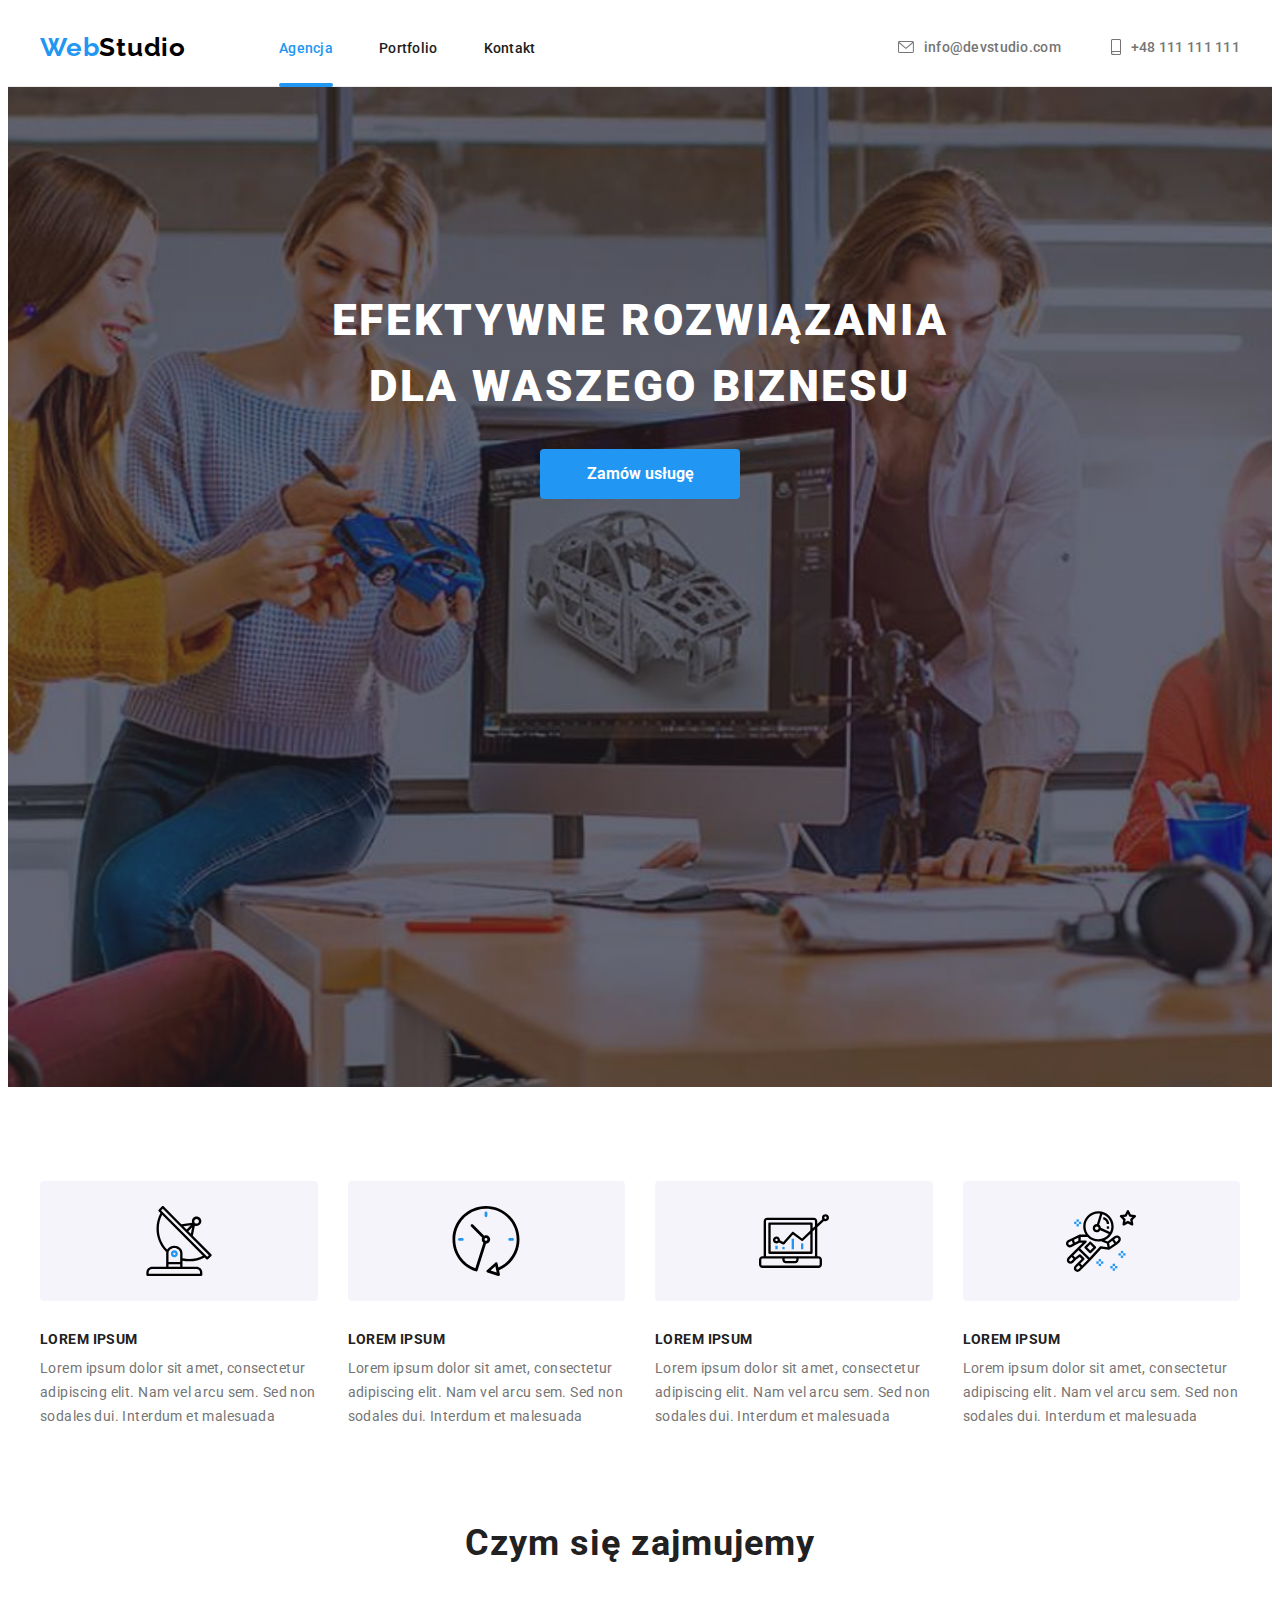
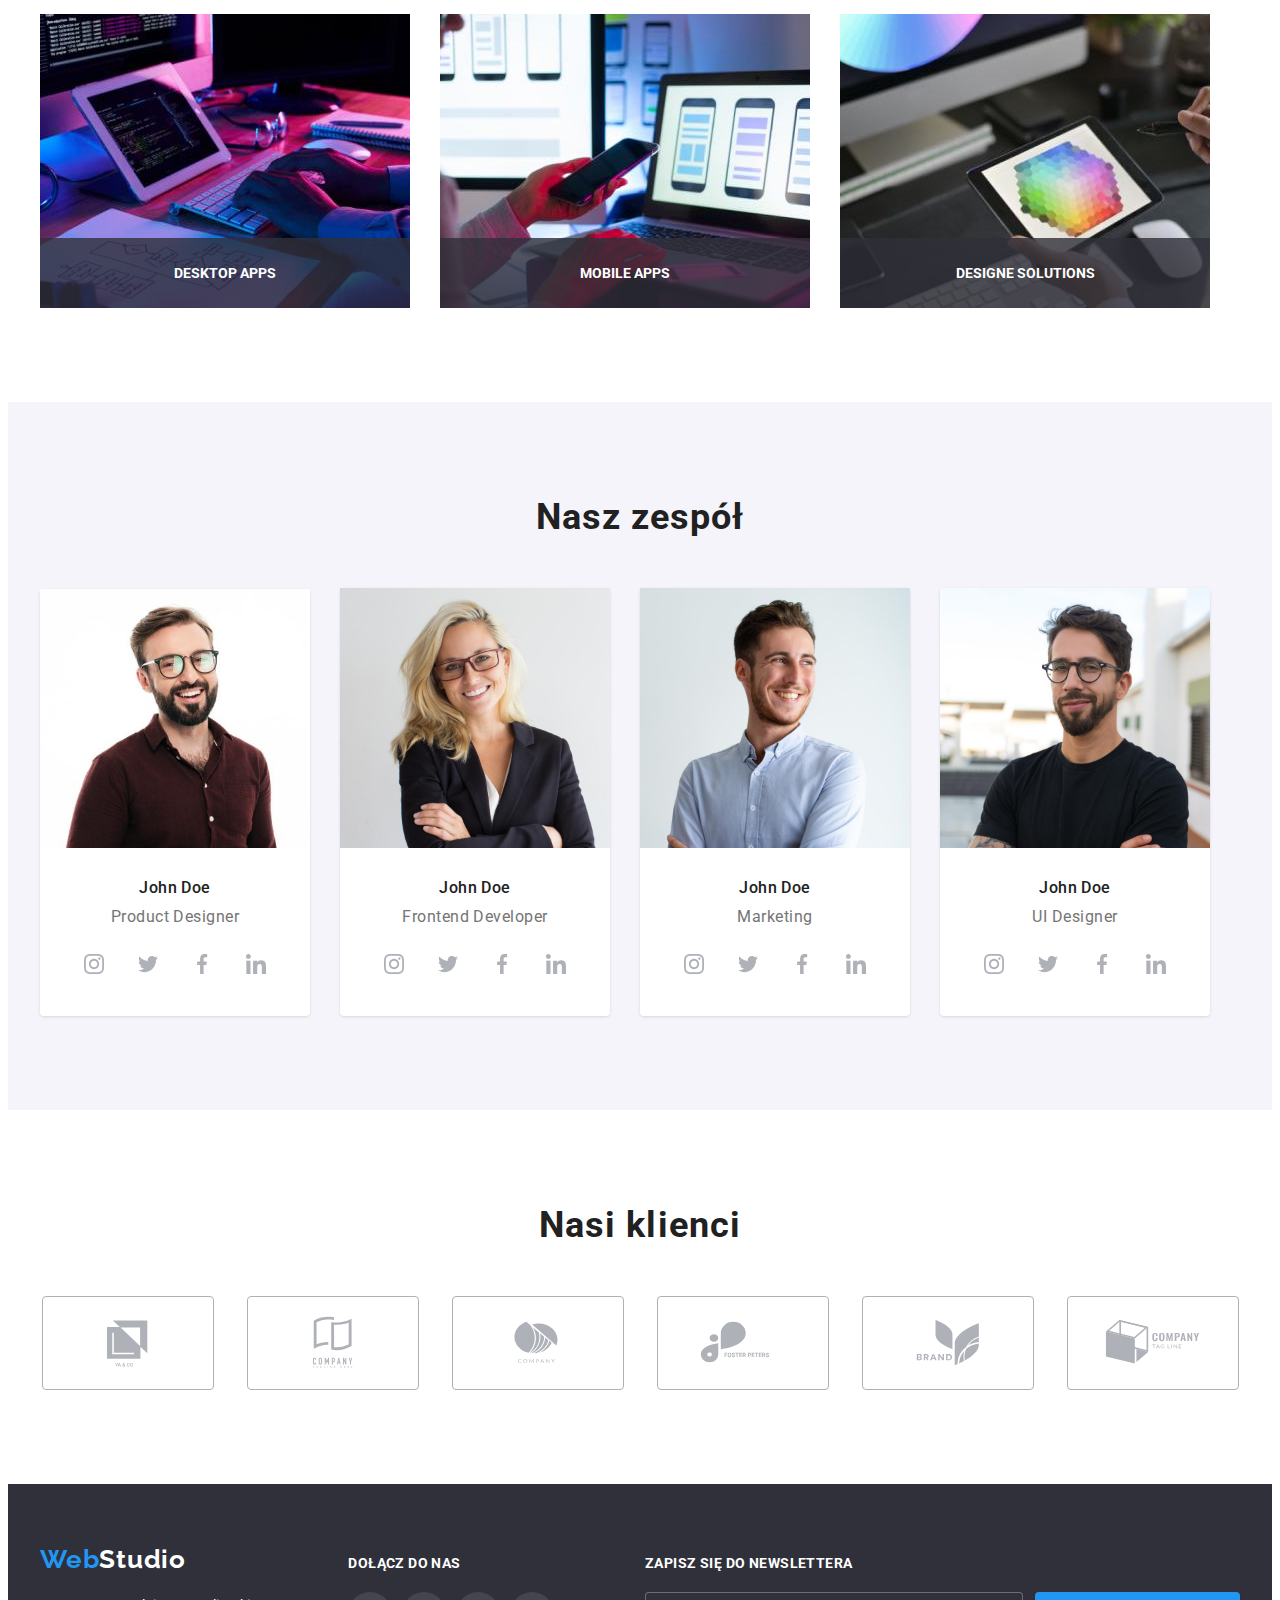
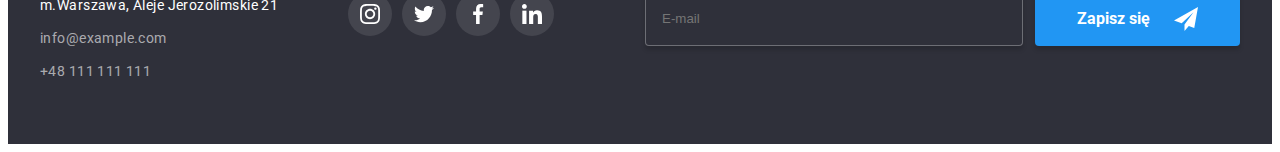
<file: index.html>
<!DOCTYPE html>
<html lang="en">
  <head>
    <meta charset="UTF-8" />
    <meta http-equiv="X-UA-Compatible" content="IE=edge" />
    <meta name="viewport" content="width=device-width, initial-scale=1.0" />
    <title>WebStudio</title>
    <link
      rel="stylesheet"
      href="https://cdnjs.cloudflare.com/ajax/libs/modern-normalize/1.1.0/modern-normalize.min.css"
      integrity="sha512-wpPYUAdjBVSE4KJnH1VR1HeZfpl1ub8YT/NKx4PuQ5NmX2tKuGu6U/JRp5y+Y8XG2tV+wKQpNHVUX03MfMFn9Q=="
      crossorigin="anonymous"
      referrerpolicy="no-referrer"
    />
    <link href="css/style.css" rel="stylesheet" />

    <link rel="preconnect" href="https://fonts.googleapis.com" />
    <link rel="preconnect" href="https://fonts.gstatic.com" crossorigin />
    <link
      href="https://fonts.googleapis.com/css2?family=Raleway:wght@700&family=Roboto:wght@400;500;700;900&display=swap"
      rel="stylesheet"
    />
  </head>
  <body>
    <header>
      <div class="conteiner header-wrap">
        <a href="index.html" class="logo-black">
          <span class="logo-blue">Web</span>Studio</a
        >
        <nav>
          <ul class="navi">
            <li class="underline-navi">
              <a href="index.html" class="header current">Agencja</a>
            </li>
            <li class="underline-navi">
              <a href="portfolio.html" class="header">Portfolio</a>
            </li>
            <li class="underline-navi">
              <a href="index.html" class="header">Kontakt</a>
            </li>
          </ul>
        </nav>
        <div class="contact-first-flex">
          <a
            href="mailto:info@devstudio.com"
            class="header-right contact-first"
          >
            <svg class="contact-icon mail">
              <use href="./images/icons/icons.svg#icon-mail"></use>
            </svg>
            info@devstudio.com</a
          >
          <a href="tel:+48111111111" class="header-right contact-first">
            <svg class="contact-icon phone">
              <use href="./images/icons/icons.svg#icon-smartphone"></use>
            </svg>
            +48 111 111 111
          </a>
        </div>
      </div>
    </header>
    <main>
      <section class="section-first">
        <div class="conteiner">
          <h1 class="section-title">
            EFEKTYWNE ROZWIĄZANIA DLA WASZEGO BIZNESU
          </h1>
          <button type="button" class="button-order" data-modal-open>
            Zamów usługę
          </button>
        </div>
      </section>
      <section class="section">
        <div class="conteiner">
          <h2 class="visually-hidden">Future</h2>
          <ul class="section-first-conteiner">
            <li>
              <div class="area-rectangle">
                <svg class="section-first-icon">
                  <use href="./images/icons/icons.svg#icon-antenna-1"></use>
                </svg>
              </div>
              <h3 class="list-title">LOREM IPSUM</h3>
              <p class="list-text">
                Lorem ipsum dolor sit amet, consectetur adipiscing elit. Nam vel
                arcu sem. Sed non sodales dui. Interdum et malesuada
              </p>
            </li>
            <li>
              <div class="area-rectangle">
                <svg class="section-first-icon">
                  <use href="./images/icons/icons.svg#icon-clock-2"></use>
                </svg>
              </div>
              <h3 class="list-title">LOREM IPSUM</h3>
              <p class="list-text">
                Lorem ipsum dolor sit amet, consectetur adipiscing elit. Nam vel
                arcu sem. Sed non sodales dui. Interdum et malesuada
              </p>
            </li>
            <li>
              <div class="area-rectangle">
                <svg class="section-first-icon">
                  <use href="./images/icons/icons.svg#icon-diagram-3"></use>
                </svg>
              </div>
              <h3 class="list-title">LOREM IPSUM</h3>
              <p class="list-text">
                Lorem ipsum dolor sit amet, consectetur adipiscing elit. Nam vel
                arcu sem. Sed non sodales dui. Interdum et malesuada
              </p>
            </li>
            <li>
              <div class="area-rectangle">
                <svg class="section-first-icon">
                  <use href="./images/icons/icons.svg#icon-astronaut-4"></use>
                </svg>
              </div>
              <h3 class="list-title">LOREM IPSUM</h3>
              <p class="list-text">
                Lorem ipsum dolor sit amet, consectetur adipiscing elit. Nam vel
                arcu sem. Sed non sodales dui. Interdum et malesuada
              </p>
            </li>
          </ul>
        </div>
      </section>
      <section class="section-second">
        <div class="conteiner">
          <h2 class="title">Czym się zajmujemy</h2>
          <ul class="img-conteiner">
            <li>
              <div class="img-fill">
                <img
                  src="images/img_1.jpg"
                  alt="typing on the keyboard with the bottom of the monitor and tablet visible "
                  width="370"
                  height="294"
                />
                <p class="img-shadow">DESKTOP APPS</p>
              </div>
            </li>
            <li>
              <div class="img-fill">
                <img
                  src="images/img_2.jpg"
                  alt="check layouts of texts in the computer for the phone "
                  width="370"
                  height="294"
                />
                <p class="img-shadow">MOBILE APPS</p>
              </div>
            </li>
            <li>
              <div class="img-fill">
                <img
                  src="images/img_3.jpg"
                  alt="selecting colors from the color palette on the tablet "
                  width="370"
                  height="294"
                />
                <p class="img-shadow">DESIGNE SOLUTIONS</p>
              </div>
            </li>
          </ul>
        </div>
      </section>
      <section class="section section-third">
        <div class="conteiner">
          <h2 class="section-third title-third">Nasz zespół</h2>
          <ul class="position-cointener">
            <li class="section-shadow">
              <img
                src="images/img_john1.jpg"
                alt="photo John Doe, who is Product Designer"
                width="270"
                height="260"
              />
              <div class="wrap-names">
                <h3 class="teams-names">John Doe</h3>
                <p class="teams-position">Product Designer</p>
                <ul class="wrap-icon-style">
                  <li>
                    <a href="https://www.instagram.com/" class="circle">
                      <svg class="icon-style-social">
                        <use
                          href="./images/icons/icons.svg#icon-instagram-2"
                        ></use>
                      </svg>
                    </a>
                  </li>
                  <li>
                    <a href="https://twitter.com/" class="circle">
                      <svg class="icon-style-social">
                        <use
                          href="./images/icons/icons.svg#icon-twitter-2"
                        ></use>
                      </svg>
                    </a>
                  </li>
                  <li>
                    <a href="https://www.facebook.com/" class="circle">
                      <svg class="icon-style-social">
                        <use
                          href="./images/icons/icons.svg#icon-facebook-3"
                        ></use>
                      </svg>
                    </a>
                  </li>
                  <li>
                    <a href="https://www.linkedin.com/home" class="circle">
                      <svg class="icon-style-social">
                        <use
                          href="./images/icons/icons.svg#icon-linkedin-4"
                        ></use>
                      </svg>
                    </a>
                  </li>
                </ul>
              </div>
            </li>
            <li class="section-shadow">
              <img
                src="images/img_john2.jpg"
                alt="photo John Doe, who is Frontend Developer"
                width="270"
                height="260"
              />
              <div class="wrap-names">
                <h3 class="teams-names">John Doe</h3>
                <p class="teams-position">Frontend Developer</p>
                <ul class="wrap-icon-style">
                  <li>
                    <a href="https://www.instagram.com/" class="circle">
                      <svg class="icon-style-social">
                        <use
                          href="./images/icons/icons.svg#icon-instagram-2"
                        ></use>
                      </svg>
                    </a>
                  </li>
                  <li>
                    <a href="https://twitter.com/" class="circle">
                      <svg class="icon-style-social">
                        <use
                          href="./images/icons/icons.svg#icon-twitter-2"
                        ></use>
                      </svg>
                    </a>
                  </li>
                  <li>
                    <a href="https://www.facebook.com/" class="circle">
                      <svg class="icon-style-social">
                        <use
                          href="./images/icons/icons.svg#icon-facebook-3"
                        ></use>
                      </svg>
                    </a>
                  </li>
                  <li>
                    <a href="https://www.linkedin.com/home" class="circle">
                      <svg class="icon-style-social">
                        <use
                          href="./images/icons/icons.svg#icon-linkedin-4"
                        ></use>
                      </svg>
                    </a>
                  </li>
                </ul>
              </div>
            </li>
            <li class="section-shadow">
              <img
                src="images/img_john3.jpg"
                alt="photo John Doe, who is Marketing"
                width="270"
                height="260"
              />
              <div class="wrap-names">
                <h3 class="teams-names">John Doe</h3>
                <p class="teams-position">Marketing</p>
                <ul class="wrap-icon-style">
                  <li>
                    <a href="https://www.instagram.com/" class="circle">
                      <svg class="icon-style-social">
                        <use
                          href="./images/icons/icons.svg#icon-instagram-2"
                        ></use>
                      </svg>
                    </a>
                  </li>
                  <li>
                    <a href="https://twitter.com/" class="circle">
                      <svg class="icon-style-social">
                        <use
                          href="./images/icons/icons.svg#icon-twitter-2"
                        ></use>
                      </svg>
                    </a>
                  </li>
                  <li>
                    <a href="https://www.facebook.com/" class="circle">
                      <svg class="icon-style-social">
                        <use
                          href="./images/icons/icons.svg#icon-facebook-3"
                        ></use>
                      </svg>
                    </a>
                  </li>
                  <li>
                    <a href="https://www.linkedin.com/home" class="circle">
                      <svg class="icon-style-social">
                        <use
                          href="./images/icons/icons.svg#icon-linkedin-4"
                        ></use>
                      </svg>
                    </a>
                  </li>
                </ul>
              </div>
            </li>
            <li class="section-shadow">
              <img
                src="images/img_john4.jpg"
                alt="photo John Doe, who is UI Designer"
                width="270"
                height="260"
              />
              <div class="wrap-names">
                <h3 class="teams-names">John Doe</h3>
                <p class="teams-position">UI Designer</p>
                <ul class="wrap-icon-style">
                  <li>
                    <a href="https://www.instagram.com/" class="circle">
                      <svg class="icon-style-social">
                        <use
                          href="./images/icons/icons.svg#icon-instagram-2"
                        ></use>
                      </svg>
                    </a>
                  </li>
                  <li>
                    <a href="https://twitter.com/" class="circle">
                      <svg class="icon-style-social">
                        <use
                          href="./images/icons/icons.svg#icon-twitter-2"
                        ></use>
                      </svg>
                    </a>
                  </li>
                  <li>
                    <a href="https://www.facebook.com/" class="circle">
                      <svg class="icon-style-social">
                        <use
                          href="./images/icons/icons.svg#icon-facebook-3"
                        ></use>
                      </svg>
                    </a>
                  </li>
                  <li>
                    <a href="https://www.linkedin.com/home" class="circle">
                      <svg class="icon-style-social">
                        <use
                          href="./images/icons/icons.svg#icon-linkedin-4"
                        ></use>
                      </svg>
                    </a>
                  </li>
                </ul>
              </div>
            </li>
          </ul>
        </div>
      </section>
      <section class="section">
        <div class="conteiner">
          <h2 class="title">Nasi klienci</h2>
          <ul class="wrap-icon-client">
            <li>
              <a href="portfolio.html" class="rectangle">
                <svg class="icon-style-client">
                  <use href="./images/icons/icons.svg#icon-Logo1"></use>
                </svg>
              </a>
            </li>
            <li>
              <a href="portfolio.html" class="rectangle">
                <svg class="icon-style-client">
                  <use href="./images/icons/icons.svg#icon-Logo2"></use>
                </svg>
              </a>
            </li>
            <li>
              <a href="portfolio.html" class="rectangle">
                <svg class="icon-style-client">
                  <use href="./images/icons/icons.svg#icon-Logo3"></use>
                </svg>
              </a>
            </li>
            <li>
              <a href="portfolio.html" class="rectangle">
                <svg class="icon-style-client">
                  <use href="./images/icons/icons.svg#icon-Logo4"></use>
                </svg>
              </a>
            </li>
            <li>
              <a href="portfolio.html" class="rectangle">
                <svg class="icon-style-client">
                  <use href="./images/icons/icons.svg#icon-Logo5"></use>
                </svg>
              </a>
            </li>
            <li>
              <a href="portfolio.html" class="rectangle">
                <svg class="icon-style-client">
                  <use href="./images/icons/icons.svg#icon-Logo6"></use>
                </svg>
              </a>
            </li>
          </ul>
        </div>
      </section>
    </main>
    <footer>
      <div class="conteiner footer-wrap-all">
        <div>
          <a href="index.html" class="logo-white"
            ><span class="logo-blue">Web</span>Studio</a
          >
          <address>
            <ul>
              <li class="wrap-footer">
                <a href="https://goo.gl/maps/FBTffH4sPDZAAGUj9" class="address"
                  >m.Warszawa, Aleje Jerozolimskie 21</a
                >
              </li>
              <li class="wrap-footer">
                <a href="mailto:info@example.com" class="contact-second"
                  >info@example.com</a
                >
              </li>
              <li class="wrap-footer">
                <a href="tel:+48111111111" class="contact-second"
                  >+48 111 111 111
                </a>
              </li>
            </ul>
          </address>
        </div>
        <div class="footer-social-conteiner">
          <p class="footer-title-social">DOŁĄCZ DO NAS</p>
          <ul class="footer-wrap-icon">
            <li>
              <a href="https://www.instagram.com/" class="footer-circle">
                <svg class="footer-icon-style">
                  <use href="./images/icons/icons.svg#icon-instagram-2"></use>
                </svg>
              </a>
            </li>
            <li>
              <a href="https://twitter.com/" class="footer-circle">
                <svg class="footer-icon-style">
                  <use href="./images/icons/icons.svg#icon-twitter-2"></use>
                </svg>
              </a>
            </li>
            <li>
              <a href="https://www.facebook.com/" class="footer-circle">
                <svg class="footer-icon-style">
                  <use href="./images/icons/icons.svg#icon-facebook-3"></use>
                </svg>
              </a>
            </li>
            <li>
              <a href="https://www.linkedin.com/" class="footer-circle">
                <svg class="footer-icon-style">
                  <use href="./images/icons/icons.svg#icon-linkedin-4"></use>
                </svg>
              </a>
            </li>
          </ul>
        </div>
        <div class="footer-wrap-newsletter">
          <p class="footer-title-social">ZAPISZ SIĘ DO NEWSLETTERA</p>
          <form class="footer-place-email">
            <label>
              <input
                type="email"
                name="email-footer"
                placeholder="E-mail"
                class="footer-input"
              />
            </label>
            <button type="submit" class="footer-button">
              Zapisz się
              <svg class="footer-newsletter-icon">
                <use href="./images/icons/icons.svg#icon-icon-send"></use>
              </svg>
            </button>
          </form>
        </div>
      </div>
    </footer>
    <div class="backdrop is-hidden" data-modal>
      <div class="modal">
        <button type="button" class="close-btn" data-modal-close>
          <svg class="icon">
            <use href="./images/icons/icons.svg#icon-close"></use>
          </svg>
        </button>

        <form>
          <p class="header_modal">Zostaw swoje dane w formularzu poniżej</p>
          <div class="modal-conteiner">
            <label class="modal-name">
              Imię
              <input type="texts" name="name" class="modal-area" />
              <svg class="icon-modal">
                <use
                  href="./images/icons/icons.svg#icon-icon-person-modal"
                ></use>
              </svg>
            </label>
            <label class="modal-name"
              >Telefon
              <input type="tel" name="phone_number" class="modal-area" />
              <svg class="icon-modal">
                <use
                  href="./images/icons/icons.svg#icon-icon-phone-modal"
                ></use>
              </svg>
            </label>
            <label class="modal-name"
              >Email
              <input type="email" name="email" class="modal-area" />
              <svg class="icon-modal">
                <use
                  href="./images/icons/icons.svg#icon-icon-email-modal"
                ></use>
              </svg>
            </label>
            <label class="modal-name"
              >Komentarz
              <textarea
                name="comment"
                rows="3"
                placeholder="Wprowadź tekst"
                class="modal-area comment"
              ></textarea>
            </label>
          </div>
          <div class="modal-agreement">
            <label for="user_agreement" class="conteiner-agreement">
              <input
                type="checkbox"
                class="modal-checkbox"
                value="Oświadczam iż akceptuję Regulamin i Politykę Prywatności"
                id="user_agreement"
              />
              <svg class="icon-vector">
                <use href="./images/icons/icons.svg#icon-Vector"></use>
              </svg>
              <p class="modal-agreement-text">
                Oświadczam iż akceptuję
                <a href="index.html" class="modal-link">Regulamin</a>
                i
                <a href="index.html" class="modal-link">
                  Politykę Prywatności.
                </a>
              </p>
            </label>
          </div>
          <div class="modal-conteiner-button">
            <button type="submit" class="modal-button">Wyślij</button>
          </div>
        </form>
      </div>
    </div>
    <script src="./js/modal.js"></script>
  </body>
</html>
</file>
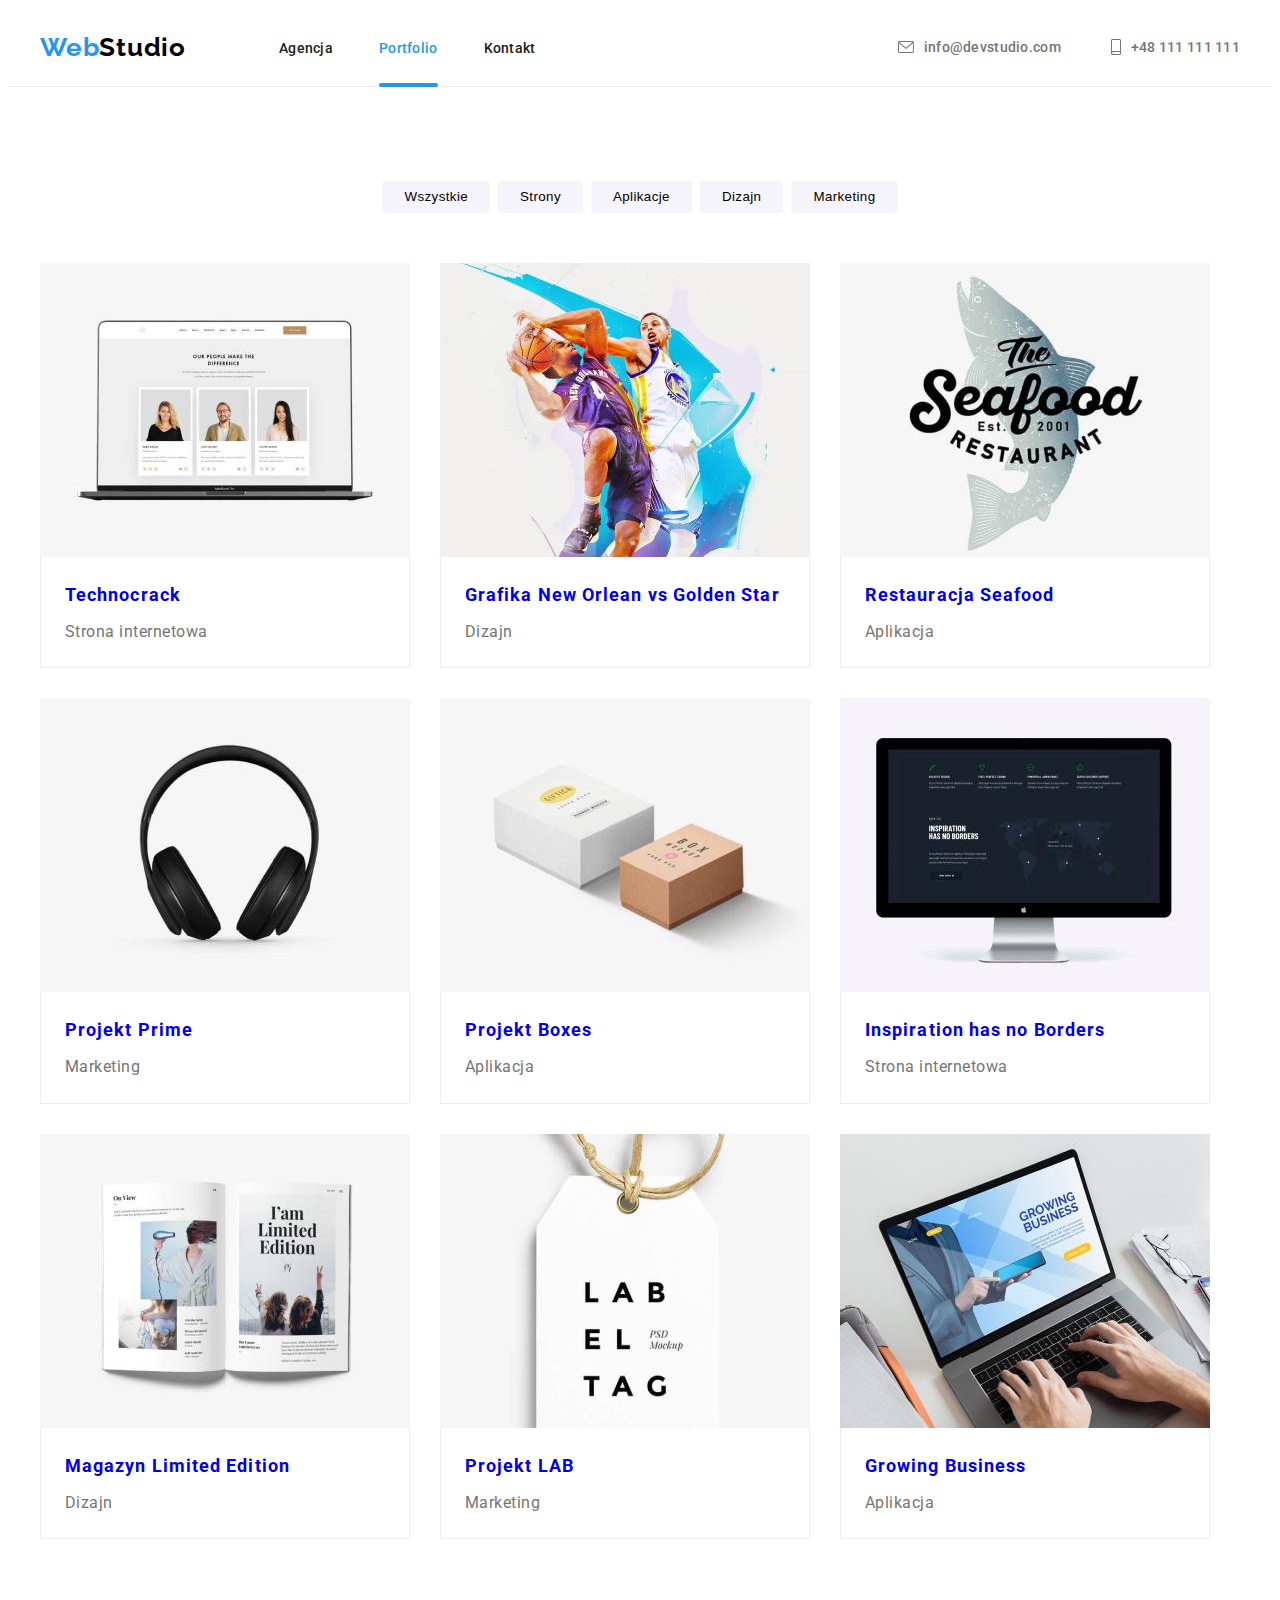
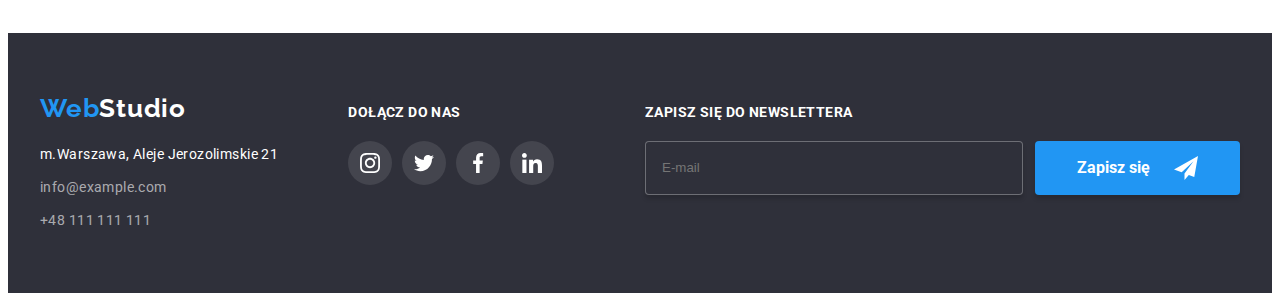
<file: portfolio.html>
<!DOCTYPE html>
<html lang="en">
  <head>
    <meta charset="UTF-8" />
    <meta http-equiv="X-UA-Compatible" content="IE=edge" />
    <meta name="viewport" content="width=device-width, initial-scale=1.0" />
    <title>Portfolio</title>
    <link
      rel="stylesheet"
      href="https://cdnjs.cloudflare.com/ajax/libs/modern-normalize/1.1.0/modern-normalize.min.css"
      integrity="sha512-wpPYUAdjBVSE4KJnH1VR1HeZfpl1ub8YT/NKx4PuQ5NmX2tKuGu6U/JRp5y+Y8XG2tV+wKQpNHVUX03MfMFn9Q=="
      crossorigin="anonymous"
      referrerpolicy="no-referrer"
    />
    <link href="css/style.css" rel="stylesheet" />
    <link rel="preconnect" href="https://fonts.googleapis.com" />
    <link rel="preconnect" href="https://fonts.gstatic.com" crossorigin />
    <link
      href="https://fonts.googleapis.com/css2?family=Raleway:wght@700&family=Roboto:wght@400;500;700;900&display=swap"
      rel="stylesheet"
    />
  </head>
  <body>
    <header>
      <div class="conteiner header-wrap">
        <a href="index.html" class="logo-black">
          <span class="logo-blue">Web</span>Studio</a
        >
        <nav>
          <ul class="navi">
            <li class="underline-navi">
              <a href="index.html" class="header">Agencja</a>
            </li>
            <li class="underline-navi">
              <a href="portfolio.html" class="header current">Portfolio</a>
            </li>
            <li class="underline-navi">
              <a href="index.html" class="header">Kontakt</a></li>
          </ul>
        </nav>
        <div class="contact-first-flex">
          <a href="mailto:info@devstudio.com" class="header-right contact-first">
            <svg class="contact-icon mail">
              <use href="./images/icons/icons.svg#icon-mail"></use>
            </svg>
            info@devstudio.com</a
          >
          <a href="tel:+48111111111" class="header-right contact-first">
            <svg class="contact-icon phone">
              <use href="./images/icons/icons.svg#icon-smartphone"></use>
            </svg>
            +48 111 111 111
          </a>
        </div>
      </div>
    </header>
    <main>
      <section class="portfolio-conteiner">
        <div class="conteiner">
          <h1 class="visually-hidden">Navigation</h2>
          <ul class="button-navi-all">
            <li>
              <button type="button" class="button-navi">Wszystkie</button>
            </li>
            <li><button type="button" class="button-navi">Strony</button></li>
            <li>
              <button type="button" class="button-navi">Aplikacje</button>
            </li>
            <li><button type="button" class="button-navi">Dizajn</button></li>
            <li>
              <button type="button" class="button-navi">Marketing</button>
            </li>
          </ul>
          <ul class="section-third-conteiner">
            <li>
              <a href="portfolio.html" class="portfolio-block">
                <div class="portfolio-fill">
              <img
                src="images/portfolio_1.jpg"
                alt="example website Technocrack"
                width="370"
                height="291"
              />
              <div class="portfolio-overlay">
                <p>
                Technocrack is a state-of-the-art coronavirus distribution platform. Companies use this platform for digital espionage and attacks on competitors' secure servers.</p>
             </div>
            </div>
                <div class="wrap-title">
              <h3 class="section-third-title">Technocrack</h3>
              <p class="section-third-type">Strona internetowa</p></div>
            </a>
            </li>
            <li>
              <div class="portfolio-fill">
              <a href="portfolio.html" class="portfolio-block">
              <img
                src="images/portfolio_2.jpg"
                alt="example dizajn graphic"
                width="370"
                height="294"
              /><div class="portfolio-overlay">
                <p>
                Technocrack is a state-of-the-art coronavirus distribution platform. Companies use this platform for digital espionage and attacks on competitors' secure servers.</p>
                </div></div>
              <div class="wrap-title">
              <h3 class="section-third-title">
                Grafika New Orlean vs Golden Star
              </h3>
              <p class="section-third-type">Dizajn</p></div>
              </a>
            </li>
            <li >
              <div class="portfolio-fill">
              <a href="portfolio.html" class="portfolio-block">
              <img
                src="images/portfolio_3.jpg"
                alt="example app restaurant The seafood"
                width="370"
                height="294"
              /><div class="portfolio-overlay">
                <p>
                Technocrack is a state-of-the-art coronavirus distribution platform. Companies use this platform for digital espionage and attacks on competitors' secure servers.</p>
                </div></div>
              <div class="wrap-title">
              <h3 class="section-third-title">Restauracja Seafood</h3>
              <p class="section-third-type">Aplikacja</p></div>
              </a>
            </li>
            <li>
              <div class="portfolio-fill">
              <a href="portfolio.html" class="portfolio-block">
              <img
                src="images/portfolio_4.jpg"
                alt="example marketing in project Prime"
                width="370"
                height="294"
              />
              <div  class="portfolio-overlay">
                <p>
                Technocrack is a state-of-the-art coronavirus distribution platform. Companies use this platform for digital espionage and attacks on competitors' secure servers.</p>
                </div></div>
              <div class="wrap-title">
              <h3 class="section-third-title">Projekt Prime</h3>
              <p class="section-third-type">Marketing</p></div>
              </a>
            </li>
            <li>
              <div class="portfolio-fill">
              <a href="portfolio.html" class="portfolio-block">
              <img
                src="images/portfolio_5.jpg"
                alt="Example app project Boxes"
                width="370"
                height="294"
              /><div class="portfolio-overlay">
                <p>
                Technocrack is a state-of-the-art coronavirus distribution platform. Companies use this platform for digital espionage and attacks on competitors' secure servers.</p>
                </div></div>
              <div class="wrap-title">
              <h3 class="section-third-title">Projekt Boxes</h3>
              <p class="section-third-type">Aplikacja</p></div>
              </a>
            </li>
            <li>
              <div class="portfolio-fill">
              <a href="portfolio.html" class="portfolio-block">
              <img
                src="images/portfolio_6.jpg"
                alt="example website Inspiration has no Borders"
                width="370"
                height="294"
              />
              <div class="portfolio-overlay">
                <p>
                Technocrack is a state-of-the-art coronavirus distribution platform. Companies use this platform for digital espionage and attacks on competitors' secure servers.</p>
                </div></div>
              <div class="wrap-title">
              <h3 class="section-third-title">Inspiration has no Borders</h3>
              <p class="section-third-type">Strona internetowa</p></div>
              </a>
            </li>
            <li>
              <div class="portfolio-fill">
              <a href="portfolio.html" class="portfolio-block">
              <img
                src="images/portfolio_7.jpg"
                alt="example dizajn Magazine Limited Edition"
                width="370"
                height="294"
              />
              <div class="portfolio-overlay">
                <p>
                Technocrack is a state-of-the-art coronavirus distribution platform. Companies use this platform for digital espionage and attacks on competitors' secure servers.</p>
                </div></div>
              <div class="wrap-title">
              <h3 class="section-third-title">Magazyn Limited Edition</h3>
              <p class="section-third-type">Dizajn</p></div>
              </a>
            </li>
            <li>
              <div class="portfolio-fill">
              <a href="portfolio.html" class="portfolio-block">
              <img
                src="images/portfolio_8.jpg"
                alt="example marketing in project LAB"
                width="370"
                height="294"
              />
              <div class="portfolio-overlay">
                <p>
                Technocrack is a state-of-the-art coronavirus distribution platform. Companies use this platform for digital espionage and attacks on competitors' secure servers.</p>
                </div></div>
              <div class="wrap-title">
              <h3 class="section-third-title">Projekt LAB</h3>
              <p class="section-third-type">Marketing</p></div>
              </a>
            </li>
            <li >
              <div class="portfolio-fill">
              <a href="portfolio.html" class="portfolio-block">
              <img
                src="images/portfolio_9.jpg"
                alt="Example app Growing Business"
                width="370"
                height="294"
              /><div class="portfolio-overlay">
                <p>
                Technocrack is a state-of-the-art coronavirus distribution platform. Companies use this platform for digital espionage and attacks on competitors' secure servers.</p>
                </div></div>
              <div class="wrap-title">
              <h3 class="section-third-title">Growing Business</h3>
              <p class="section-third-type">Aplikacja</p></div>
              </a>
            </li>
          </ul>
        </div>
      </section>
    </main>
    <footer>
      <div class="conteiner footer-wrap-all">
        <div>
          <a href="index.html" class="logo-white"
            ><span class="logo-blue">Web</span>Studio</a
          >
          <address>
            <ul>
              <li class="wrap-footer">
                <a href="https://goo.gl/maps/FBTffH4sPDZAAGUj9" class="address"
                  >m.Warszawa, Aleje Jerozolimskie 21</a
                >
              </li>
              <li class="wrap-footer">
                <a href="mailto:info@example.com" class="contact-second"
                  >info@example.com</a
                >
              </li>
              <li class="wrap-footer">
                <a href="tel:+48111111111" class="contact-second"
                  >+48 111 111 111
                </a>
              </li>
            </ul>
          </address>
        </div>
        <div class="footer-social-conteiner">
          <p class="footer-title-social">DOŁĄCZ DO NAS</p>
          <ul class="footer-wrap-icon">
            <li>
              <a href="https://www.instagram.com/" class="footer-circle">
                <svg class="footer-icon-style">
                  <use href="./images/icons/icons.svg#icon-instagram-2"></use>
                </svg>
              </a>
            </li>
            <li>
              <a href="https://twitter.com/" class="footer-circle">
                <svg class="footer-icon-style">
                  <use href="./images/icons/icons.svg#icon-twitter-2"></use>
                </svg>
              </a>
            </li>
            <li>
              <a href="https://www.facebook.com/" class="footer-circle">
                <svg class="footer-icon-style">
                  <use href="./images/icons/icons.svg#icon-facebook-3"></use>
                </svg>
              </a>
            </li>
            <li>
              <a href="https://www.linkedin.com/" class="footer-circle">
                <svg class="footer-icon-style">
                  <use href="./images/icons/icons.svg#icon-linkedin-4"></use>
                </svg>
              </a>
            </li>
          </ul>
        </div>
        <div class="footer-wrap-newsletter">
          <p class="footer-title-social">ZAPISZ SIĘ DO NEWSLETTERA</p>
          <form class="footer-place-email">
            <label>
              <input
                type="email"
                name="email-footer"
                placeholder="E-mail"
                class="footer-input"
              />
            </label>
            <button type="submit" class="footer-button">
              Zapisz się
              <svg class="footer-newsletter-icon">
                <use href="./images/icons/icons.svg#icon-icon-send"></use>
              </svg>
            </button>
          </form>
        </div>
      </div>
    </footer>
  </body>
</html>
</file>
<file: css/style.css>
:root {
  --main-text-color: #212121;
  --secondary-text-color: #ffffff;
  --ouwer-text-color: #757575;
  --acent-color: #2196f3;
  --logo-color-text: #000000;
  --background-footer-color: #2f303a;
  --buttons-port-color: #f5f4fa;
  --footer-text-color: rgba(255, 255, 255, 0.6);
  --icon-social-color: #afb1b8;
  --contener-color: #eeeeee;
  --line-color: #ececec;
  --background-all-color: #e5e5e5;
  --main-font: "Roboto", sans-serif;
  --footer-circle-color: #ffffff1a;
}

body {
  font-family: var(--main-font);
  color: var(--main-text-color);
}

ul,
ol {
  list-style: none;
  padding-left: 0;
  margin: 0;
}
h1,
h2,
h3,
p {
  margin: 0;
}

img {
  display: block;
  max-width: 100%;
  height: auto;
}

a {
  text-decoration: none;
}

address {
  font-style: normal;
  margin-top: 20px;
}

button {
  display: block;
  cursor: pointer;
  border: none;
  border-radius: 4px;
}

.section {
  padding-top: 94px;
  padding-bottom: 94px;
}

.conteiner {
  width: 1200px;
  margin: 0 auto;
  padding: 0 15px;
}

.logo-black {
  font-family: "Raleway", sans-serif;
  color: var(--logo-color-text);
  font-weight: 700;
  font-size: 26px;
  letter-spacing: 0.03em;
  text-decoration: none;
  line-height: 1.17;
}

.logo-blue {
  color: var(--acent-color);
}

header {
  border-bottom: 1px solid var(--line-color);
}

.header-wrap {
  display: flex;
  align-items: center;
}

.header-right {
  font-size: 14px;
  font-weight: 500;
  letter-spacing: 0.02em;
  text-align: left;
  text-decoration: none;
  color: var(--main-text-color);
  padding: 31px 0;
  transition: color 250ms cubic-bezier(0.4, 0, 0.2, 1);
}

.header {
  position: relative;
  font-size: 14px;
  font-weight: 500;
  letter-spacing: 0.02em;
  text-align: left;
  text-decoration: none;
  color: var(--main-text-color);
  padding: 31px 0;
  transition: color 250ms cubic-bezier(0.4, 0, 0.2, 1);
}

.header:hover,
.header:focus {
  color: var(--acent-color);
}

.header:hover::after,
.header:focus::after {
  position: absolute;
  content: "";
  bottom: 0;
  left: 0;
  width: 0;
  height: 4px;
  width: 100%;
  border-radius: 2px;
  background-color: var(--acent-color);
}

.current {
  color: var(--acent-color);
  position: relative;
}

.current::after {
  display: block;
  position: absolute;
  content: "";
  bottom: 0;
  height: 4px;
  width: 100%;
  border-radius: 2px;
  background-color: var(--acent-color);
}

nav {
  margin-left: 93px;
}

.navi {
  display: flex;
  align-items: center;
  margin: 0px;
  padding: 0px;
  gap: 46px;
}

.contact-icon {
  border-radius: 0px;
  margin-right: 10px;
}

.phone {
  height: 16px;
  width: 10px;
  fill: currentColor;
}

.phone:hover,
.phone:active,
.phone:focus {
  fill: var(--acent-color);
  cursor: pointer;
}

.mail {
  height: 12px;
  width: 16px;
  fill: currentColor;
}

.mail:hover,
.mail:active,
.mail:focus {
  fill: var(--acent-color);
  cursor: pointer;
}

.contact-first {
  color: var(--ouwer-text-color);
  fill: var(--ouwer-text-color;);
  display: flex;
  align-items: center;
}

.contact-first:hover,
.contact-first:focus {
  color: var(--acent-color);
}

.contact-first-flex {
  margin-left: auto;
  display: flex;
  gap: 50px;
}

.section-title {
  font-size: 44px;
  font-weight: 900;
  letter-spacing: 0.06em;
  text-align: center;
  color: var(--secondary-text-color);
  line-height: 1.5;
  width: 696px;
  margin: 0 auto;
}

.section-first {
  text-align: center;
  padding: 200px 0;
  background-image: linear-gradient(
      to bottom,
      rgba(47, 48, 58, 0.4),
      rgba(47, 48, 58, 0.4)
    ),
    url(../images/first_img.jpg);
  background-repeat: no-repeat;
  background-size: cover;
  background-position: center;
  background-color: var(--background-footer-color);
  max-width: 1600px;
  height: 600px;
  margin: 0 auto;
}

.button-order {
  background-color: var(--acent-color);
  color: var(--secondary-text-color);
  cursor: pointer;
  font-family: var(--main-font);
  font-weight: 700;
  font-size: 16px;
  line-height: 1.875;
  min-width: 200px;
  padding: 10px 42px;
  border: none;
  border-radius: 4px;
  display: flex;
  justify-content: center;
  align-items: center;
  margin: 0 auto;
  margin-top: 30px;
  transition: color 250ms cubic-bezier(0.4, 0, 0.2, 1),
    background-color 250ms cubic-bezier(0.4, 0, 0.2, 1);
}

.button-order:hover,
.button-order:focus {
  background-color: var(--buttons-port-color);
  color: var(--main-text-color);
}

.visually-hidden {
  position: absolute;
  width: 1px;
  height: 1px;
  margin: -1px;
  border: 0;
  padding: 0;
  white-space: nowrap;
  clip-path: insert(100%);
  overflow: hidden;
}

.section-first-conteiner {
  display: flex;
  gap: 30px;
}

.area-rectangle {
  background-color: var(--buttons-port-color);
  height: 120px;
  display: flex;
  align-items: center;
  justify-content: center;
  border-radius: 4px;
}

.section-first-icon {
  height: 70px;
  width: 70px;
}

.list-title {
  font-weight: 700;
  font-size: 14px;
  letter-spacing: 0.03em;
  margin-top: 30px;
}

.list-text {
  color: var(--ouwer-text-color);
  font-size: 14px;
  letter-spacing: 0.03em;
  line-height: 1.7;
  margin-top: 10px;
}

.title {
  font-size: 36px;
  font-weight: 700;
  letter-spacing: 0.03em;
  margin-bottom: 50px;
  text-align: center;
  fill: var(--ouwer-text-color);
}

.section-second {
  padding-bottom: 94px;
}

.img-conteiner {
  display: flex;
  gap: 30px;
}

.img-fill {
  position: relative;
}

.img-shadow {
  position: absolute;
  display: flex;
  align-items: center;
  justify-content: center;
  background-color: rgba(47, 48, 58, 0.8);
  width: 370px;
  height: 70px;
  color: var(--secondary-text-color);
  font-weight: 700;
  font-size: 14px;
  line-height: 1.17;
  z-index: 1;
  bottom: 0;
}

.section-third {
  background-color: var(--buttons-port-color);
}

.title-third {
  font-size: 36px;
  font-weight: 700;
  letter-spacing: 0.03em;
  margin-bottom: 50px;
  text-align: center;
}

.position-cointener {
  display: flex;
  gap: 30px;
  align-items: center;
}

.social-conteiner {
  padding-bottom: 18px;
}

.wrap-names {
  padding-top: 30px;
  padding-bottom: 30px;
}

.teams-names {
  font-weight: 500;
  font-size: 16px;
  line-height: 1.19;
  letter-spacing: 0.03em;
  text-align: center;
}

.teams-position {
  font-size: 16px;
  font-weight: 400;
  letter-spacing: 0.03em;
  color: var(--ouwer-text-color);
  text-align: center;
  margin-top: 10px;
}

.wrap-icon-style {
  display: flex;
  gap: 10px;
  align-items: center;
  justify-content: center;
  margin-top: 16px;
}

.icon-style-social {
  fill: currentColor;
  width: 20px;
  height: 20px;
}

.circle {
  width: 44px;
  height: 44px;
  border-radius: 50%;
  color: var(--icon-social-color);
  display: flex;
  justify-content: center;
  align-items: center;
  transition: color 250ms cubic-bezier(0.4, 0, 0.2, 1),
    background-color 250ms cubic-bezier(0.4, 0, 0.2, 1);
}

.circle:hover,
.circle:active,
.circle:focus {
  background-color: var(--acent-color);
  color: var(--secondary-text-color);
}

.section-shadow {
  box-shadow: 0px 2px 1px 0px #00000033;
  box-shadow: 0px 1px 1px 0px #00000024;
  box-shadow: 0px 1px 3px 0px #0000001f;
  background-color: var(--secondary-text-color);
  border-radius: 4px;
}

.wrap-icon-client {
  display: flex;
  gap: 30px;
  justify-content: space-around;
  align-items: center;
}

.rectangle {
  width: 170px;
  height: 92px;
  border: 1px solid;
  border-color: currentColor;
  border-radius: 4px;
  color: var(--icon-social-color);
  display: flex;
  justify-content: center;
  align-items: center;
  transition: color 250ms cubic-bezier(0.4, 0, 0.2, 1);
}

.rectangle:hover,
.rectangle:active,
.rectangle:focus {
  color: var(--acent-color);
  outline: transparent;
}

.icon-style-client {
  fill: currentColor;
  width: 106px;
  height: 60px;
}

footer {
  background-color: var(--background-footer-color);
  padding: 60px 0;
}

.logo-white {
  font-family: "Raleway";
  color: var(--secondary-text-color);
  font-weight: 700;
  font-size: 26px;
  letter-spacing: 0.03em;
  text-align: left;
  text-decoration: none;
  display: flex;
}

.address {
  font-size: 14px;
  font-weight: 400;
  letter-spacing: 0.03em;
  text-align: left;
  color: var(--secondary-text-color);
  text-decoration: none;
  line-height: 1.7;
  font-style: normal;
  display: flex;
}

.contact-second {
  text-decoration: none;
  font-size: 14px;
  font-weight: 400;
  letter-spacing: 0.03em;
  text-align: left;
  color: var(--footer-text-color);
  line-height: 1.7;
  font-style: normal;
  display: flex;
  transition: color 250ms cubic-bezier(0.4, 0, 0.2, 1);
}

.contact-second:hover,
.contact-second:focus {
  color: var(--acent-color);
}

.footer-wrap-all {
  display: flex;
  align-items: baseline;
}

.wrap-footer:not(:last-child) {
  margin-bottom: 9px;
}

.footer-social-conteiner {
  margin-left: 70px;
}

.footer-title-social {
  color: var(--secondary-text-color);
  font-size: 14px;
  font-weight: 700;
  font-style: bold;
  letter-spacing: 0.03em;
  text-align: left;
  line-height: 1.17;
  margin-bottom: 20px;
}

.footer-wrap-icon {
  display: flex;
  gap: 10px;
}

.footer-circle {
  width: 44px;
  height: 44px;
  border-radius: 50%;
  background-color: var(--footer-circle-color);
  display: flex;
  justify-content: center;
  align-items: center;
  transition: color 250ms cubic-bezier(0.4, 0, 0.2, 1),
    background-color 250ms cubic-bezier(0.4, 0, 0.2, 1);
}

.footer-circle:hover,
.footer-circle:active,
.footer-circle:focus {
  background-color: var(--acent-color);
}

.footer-icon-style {
  fill: var(--secondary-text-color);
  width: 20px;
  height: 20px;
}

.portfolio-conteiner {
  padding-top: 94px;
  padding-bottom: 94px;
}

.button-navi {
  letter-spacing: 0.03em;
  text-align: center;
  font-weight: 500;
  background: var(--buttons-port-color);
  border-radius: 4px;
  line-height: 1.5;
  padding: 6px 22px;
  transition: color 250ms cubic-bezier(0.4, 0, 0.2, 1),
    background-color 250ms cubic-bezier(0.4, 0, 0.2, 1),
    box-shadow 250ms cubic-bezier(0.4, 0, 0.2, 1);
}

.button-navi:hover,
.button-navi:focus {
  background-color: var(--acent-color);
  color: var(--secondary-text-color);
  box-shadow: 0px 2px 2px 0px #0000001f;
  box-shadow: 0px 1px 2px 0px #00000014;
  box-shadow: 0px 3px 1px 0px #0000001a;
}

.button-navi-all {
  display: flex;
  justify-content: center;
  gap: 8px;
  margin-bottom: 50px;
}

.section-third-title {
  font-size: 18px;
  font-weight: 700;
  letter-spacing: 0.06em;
  text-align: left;
  line-height: 2;
}

.section-third-type {
  letter-spacing: 0.03em;
  text-align: left;
  color: var(--ouwer-text-color);
  line-height: 1.9;
  font-size: 16px;
  font-weight: 400;
  margin-top: 4px;
}

.section-third-conteiner {
  display: flex;
  flex-wrap: wrap;
  gap: 30px;
}

.wrap-title {
  border: 1px solid var(--contener-color);
  border-top: 0;
  padding: 20px 24px;
}

.backdrop {
  position: fixed;
  top: 0;
  left: 0;
  width: 100%;
  height: 100%;
  background-color: #00000033;
  transition: opacity 250ms cubic-bezier(0.4, 0, 0.2, 1),
    visibility 250ms cubic-bezier(0.4, 0, 0.2, 1);
}

.modal {
  position: absolute;
  width: 528px;
  min-height: 581px;
  background-color: var(--secondary-text-color);
  border: 1px solid #0000001a;
  border-radius: 4px;
  box-shadow: 0px 2px 1px 0px #00000033;
  box-shadow: 0px 1px 1px 0px #00000024;
  box-shadow: 0px 1px 3px 0px #0000001f;
  animation-name: appearModal;
  animation-duration: 3000ms;
  animation-timing-function: linear;
  animation-iteration-count: 3;
  top: 50%;
  left: 50%;
  transform: translate(-50%, -50%);
  padding: 40px;
}

.close-btn {
  position: absolute;
  display: flex;
  align-items: center;
  justify-content: center;
  top: 8px;
  right: 8px;
  width: 30px;
  height: 30px;
  background-color: var(--secondary-text-color);
  cursor: pointer;
  border-radius: 50%;
  border: 1px solid rgba(0, 0, 0, 0.1);
}

.icon {
  width: 18px;
  height: 18px;
}

.is-hidden {
  opacity: 0;
  visibility: hidden;
  pointer-events: none;
}

@keyfra mes appe arModal {
  0% {
    transform: scale(1);
  }

  50% {
    transform: scale(1.25);
  }

  100% {
    transform: scale(1);
  }
}

.portfolio-block {
  width: 370px;
  display: block;
  transition: box-shadow 250ms cubic-bezier(0.4, 0, 0.2, 1);
}

.portfolio-block:active,
.portfolio-block:focus,
.portfolio-block:hover,
.portfolio-block:visited {
  color: var(--logo-color-text);
}

.portfolio-block:hover .portfolio-overlay,
.portfolio-block:focus .portfolio-overlay {
  transform: translateY(0%);
  box-shadow: 1px 4px 6px 0px #00000029;
  box-shadow: 0px 4px 4px 0px #0000000f;
  box-shadow: 0px 1px 1px 0px #0000001f;
}

.portfolio-fill {
  position: relative;
  overflow: hidden;
}
.portfolio-overlay {
  position: absolute;
  top: 0;
  left: 0;
  width: 100%;
  height: 100%;
  transform: translateY(100%);
  transition: transform 250ms cubic-bezier(0.4, 0, 0.2, 1);
  display: flex;
  align-items: center;
  justify-content: center;
  font-size: 18px;
  line-height: 1.5;
  letter-spacing: 0.03em;
  padding-left: 24px;
  background-color: var(--acent-color);
  color: var(--secondary-text-color);
  opacity: 0.9;
}

.title-modal {
  display: flex;
  justify-content: center;
  align-items: center;
  text-align: center;
  margin-bottom: 12px;
  color: var(--main-text-color);
  font-size: 20px;
  font-weight: 700;
  line-height: 1.17;
  letter-spacing: 0.03em;
}

.modal-conteiner {
  position: relative;
  display: flex;
  justify-content: center;
  flex-direction: column;
  gap: 10px;
}

.modal-name {
  display: flex;
  flex-direction: column;
  color: var(--ouwer-text-color);
  font-size: 14px;
  letter-spacing: 0.01em;
  position: relative;
}

.modal-area {
  margin-top: 4px;
  border: solid 1px;
  border-radius: 4px;
  color: #21212133;
  width: 100%;
  height: 40px;
  transition: color 250ms cubic-bezier(0.4, 0, 0.2, 1);
  padding-left: 42px;
}

.comment {
  height: 120px;
  resize: none;
  padding-top: 12px;
  padding-left: 16px;
}

.icon-modal {
  fill: var(--main-text-color);
  width: 18px;
  height: 18px;
  position: absolute;
  top: 50%;
  margin-left: 12px;
  transition: fill 250ms cubic-bezier(0.4, 0, 0.2, 1);
}

.modal-area:focus,
.modal-area:hover {
  color: var(--acent-color);
}

.modal-area:focus + .icon-modal,
.modal-area:hover + .icon-modal {
  fill: var(--acent-color);
}

.modal-agreement {
  margin-top: 20px;
  display: flex;
  align-items: center;
  justify-content: center;
  position: relative;
}

.conteiner-agreement {
  display: flex;
  align-items: center;
  position: relative;
}

.modal-checkbox {
  width: 16px;
  height: 15px;
}

.icon-vector {
  position: absolute;
  width: 16px;
  height: 15px;
}

.header_modal {
  display: flex;
  justify-content: center;
  align-items: center;
  text-align: center;
  color: var(--main-text-color);
  font-size: 20px;
  font-weight: 700px;
  line-height: 1.17;
  letter-spacing: 0.03em;
}

.modal-checkbox:checked + .icon-vector {
  width: 0;
  height: 0;
}

.modal-agreement-text {
  font-size: 14px;
  color: var(--ouwer-text-color);
  letter-spacing: 0.03em;
  line-height: 1.7;
  margin-left: 8px;
}
.modal-link {
  color: var(--acent-color);
  text-decoration-line: underline;
}

.modal-conteiner-button {
  display: flex;
  align-items: center;
  justify-content: center;
  margin-top: 30px;
}

.modal-button {
  background-color: var(--acent-color);
  color: var(--secondary-text-color);
  cursor: pointer;
  font-family: var(--main-font);
  font-weight: 700;
  font-size: 16px;
  line-height: 1.875;
  min-width: 200px;
  padding: 10px 42px;
  border: none;
  border-radius: 4px;
  box-shadow: 0px 4px 4px 0px #00000026;
  transition: color 250ms cubic-bezier(0.4, 0, 0.2, 1),
    background-color 250ms cubic-bezier(0.4, 0, 0.2, 1);
}

.modal-button:hover,
.modal-button:focus {
  box-shadow: 0px 6px 6px 0px #00000026;
}

.footer-wrap-newsletter {
  margin-left: auto;
}

.footer-place-email {
  display: flex;
  flex-direction: row;
}

.footer-input {
  background-color: var(--background-footer-color);
  color: var(--secondary-text-color);
  min-height: 50px;
  width: 358px;
  border: solid 1px;
  border-radius: 4px;
  border-color: rgba(255, 255, 255, 0.3);
  box-shadow: 0px 4px 4px 0px #00000026;
  align-items: center;
  padding-left: 16px;
}

.footer-button {
  display: flex;
  gap: 24px;
  align-items: center;
  background-color: var(--acent-color);
  color: var(--secondary-text-color);
  cursor: pointer;
  font-family: var(--main-font);
  font-weight: 700;
  font-size: 16px;
  line-height: 1.875;
  min-width: 200px;
  padding: 10px 42px;
  margin-left: 12px;
  border: none;
  border-radius: 4px;
  box-shadow: 0px 4px 4px 0px #00000026;
  transition: color 250ms cubic-bezier(0.4, 0, 0.2, 1),
    background-color 250ms cubic-bezier(0.4, 0, 0.2, 1);
}

.footer-button:hover,
.footer-button:focus {
  background-color: var(--buttons-port-color);
  color: var(--main-text-color);
}

.footer-button:hover + .footer-newsletter-icon,
.footer-button:focus + .footer-newsletter-icon {
  fill: var(--main-text-color);
}

.footer-newsletter-icon {
  width: 24px;
  height: 24px;
  fill: currentColor;
}
</file>
